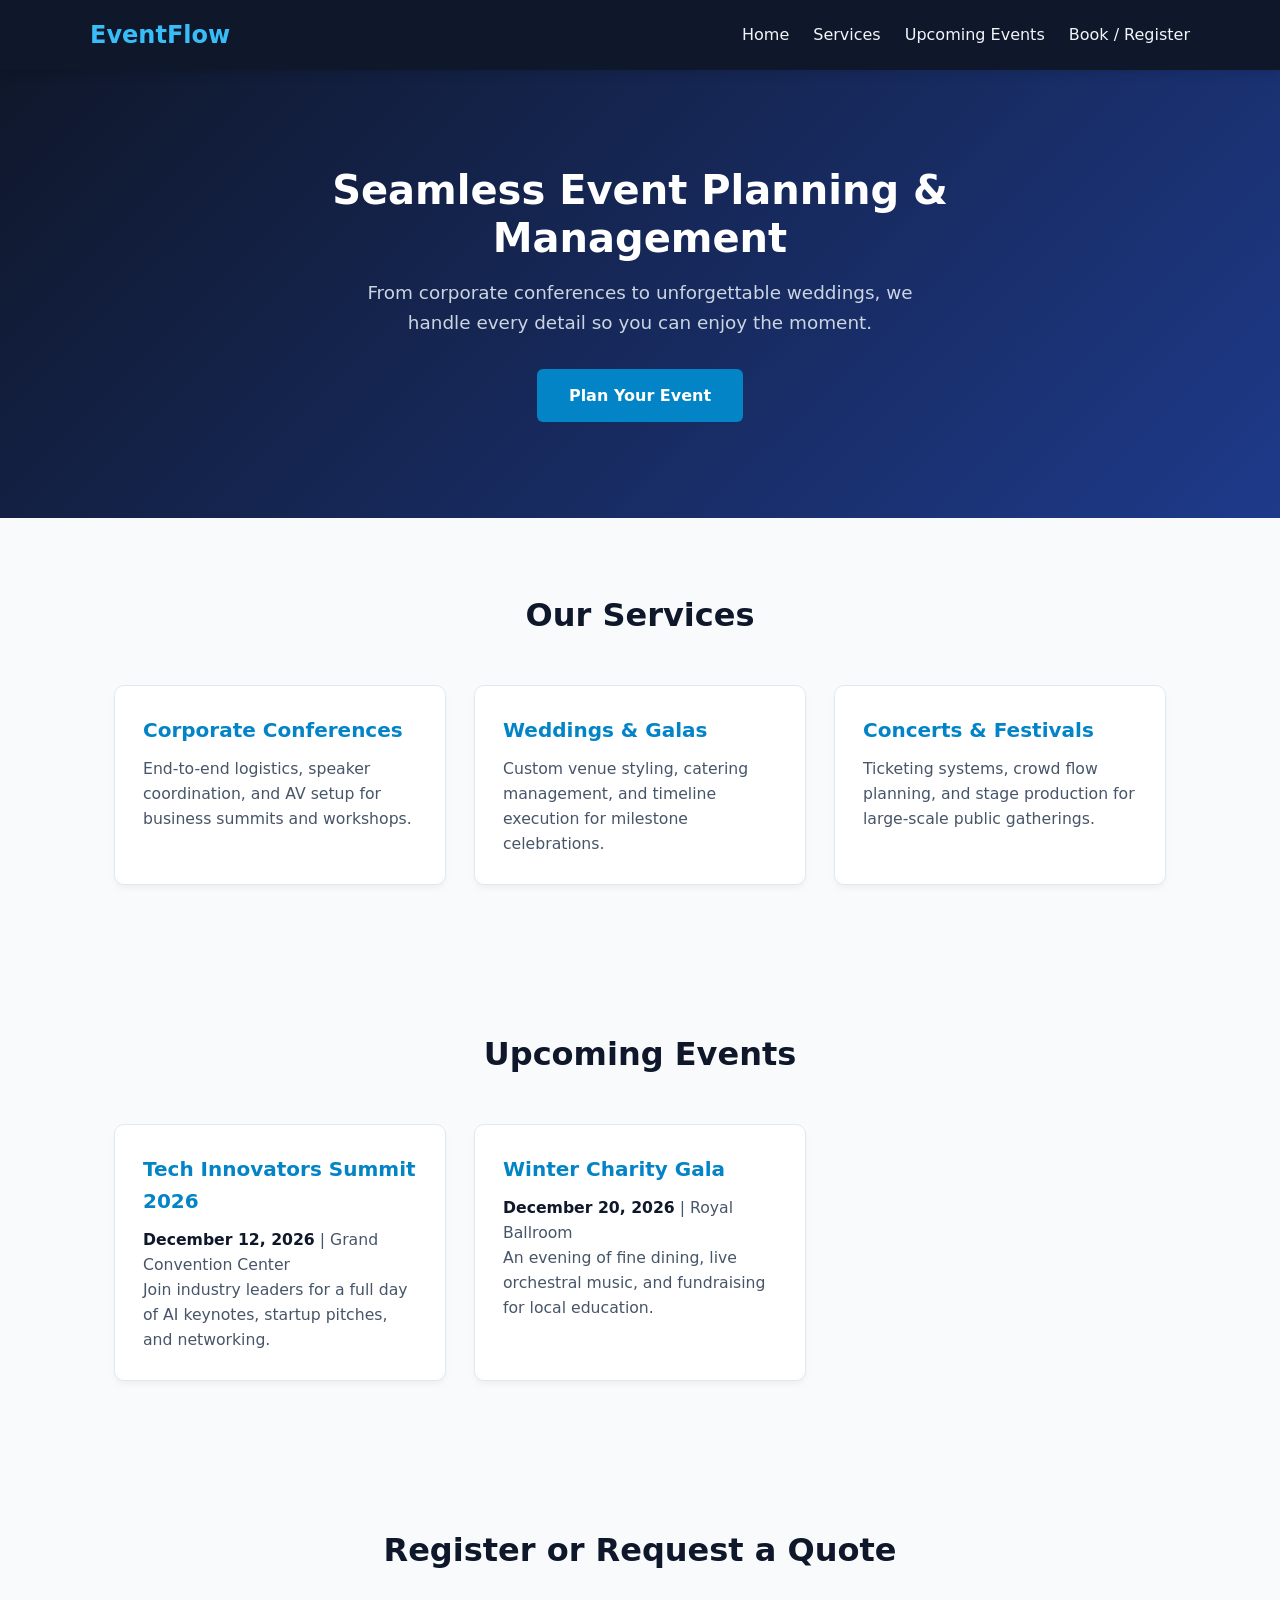
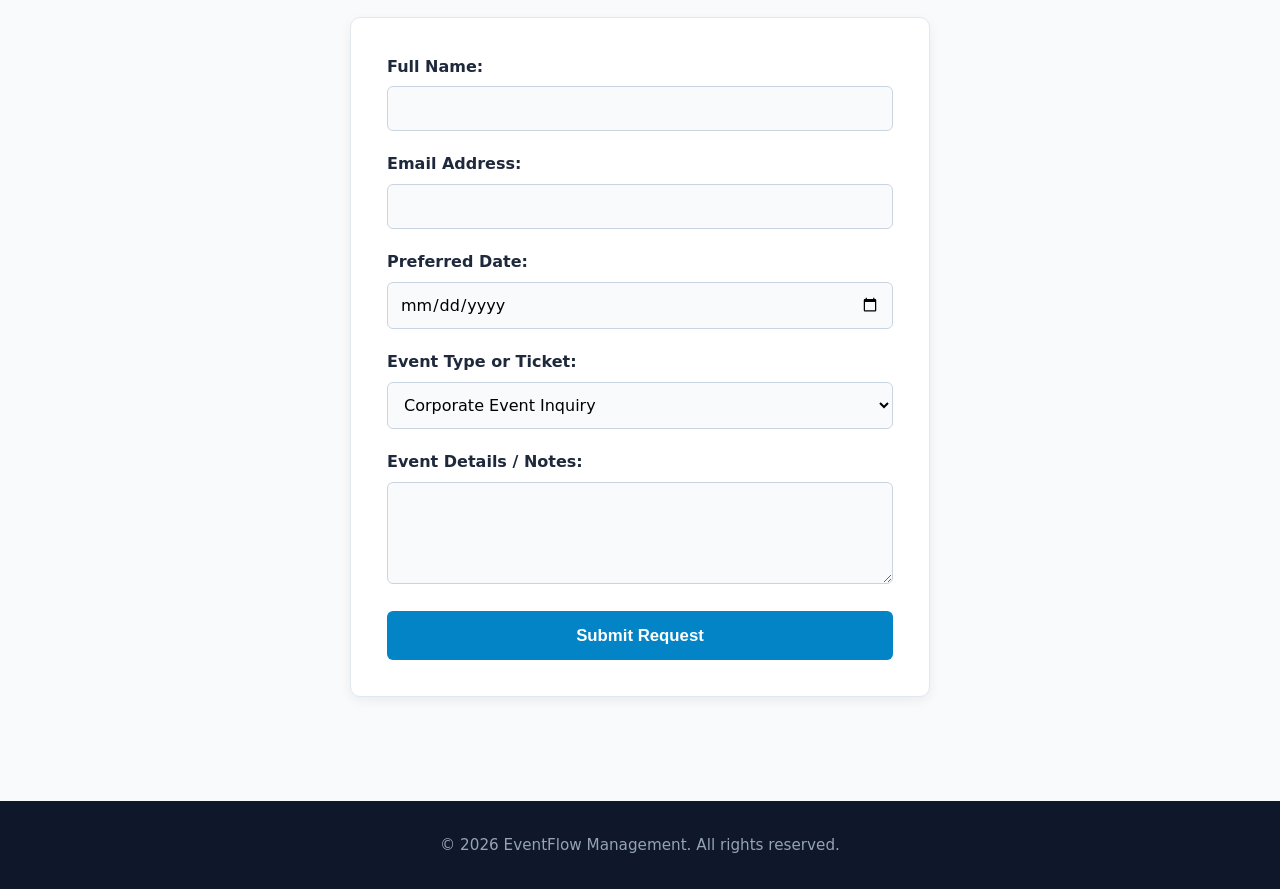
<file: docs/index.html>
<!DOCTYPE html>
<html lang="en">
<head>
    <meta charset="UTF-8">
    <meta name="viewport" content="width=device-width, initial-scale=1.0">
    <title>EventFlow | Event Management</title>
    <link rel="stylesheet" href="style.css">
</head>
<body>

<!-- Header & Navigation -->
<header>
    <nav>
        <a href="#home">EventFlow</a>
        <ul>
            <li><a href="#home">Home</a></li>
            <li><a href="#services">Services</a></li>
            <li><a href="#events">Upcoming Events</a></li>
            <li><a href="#register">Book / Register</a></li>
        </ul>
    </nav>
</header>

<main>
    <!-- Hero Banner -->
    <section id="home">
        <h1>Seamless Event Planning &amp; Management</h1>
        <p>From corporate conferences to unforgettable weddings, we handle every detail so you can enjoy the moment.</p>
        <a href="#register">Plan Your Event</a>
    </section>

    <hr>

    <!-- Services Section -->
    <section id="services">
        <h2>Our Services</h2>
        <article>
            <h3>Corporate Conferences</h3>
            <p>End-to-end logistics, speaker coordination, and AV setup for business summits and workshops.</p>
        </article>
        <article>
            <h3>Weddings &amp; Galas</h3>
            <p>Custom venue styling, catering management, and timeline execution for milestone celebrations.</p>
        </article>
        <article>
            <h3>Concerts &amp; Festivals</h3>
            <p>Ticketing systems, crowd flow planning, and stage production for large-scale public gatherings.</p>
        </article>
    </section>

    <hr>

    <!-- Upcoming Events Section -->
    <section id="events">
        <h2>Upcoming Events</h2>
        <article>
            <h3>Tech Innovators Summit 2026</h3>
            <p><time datetime="2026-12-12">December 12, 2026</time> | Grand Convention Center</p>
            <p>Join industry leaders for a full day of AI keynotes, startup pitches, and networking.</p>
        </article>
        <article>
            <h3>Winter Charity Gala</h3>
            <p><time datetime="2026-12-20">December 20, 2026</time> | Royal Ballroom</p>
            <p>An evening of fine dining, live orchestral music, and fundraising for local education.</p>
        </article>
    </section>

    <hr>

    <!-- Registration / Inquiry Form -->
    <section id="register">
        <h2>Register or Request a Quote</h2>
        <form action="#" method="POST">
            <div>
                <label for="fullname">Full Name:</label><br>
                <input type="text" id="fullname" name="fullname" required>
            </div>
            <br>
            <div>
                <label for="email">Email Address:</label><br>
                <input type="email" id="email" name="email" required>
            </div>
            <br>
            <div>
                <label for="event-date">Preferred Date:</label><br>
                <input type="date" id="event-date" name="event-date">
            </div>
            <br>
            <div>
                <label for="event-type">Event Type or Ticket:</label><br>
                <select id="event-type" name="event-type">
                    <option value="corporate">Corporate Event Inquiry</option>
                    <option value="wedding">Wedding / Private Party Inquiry</option>
                    <option value="tech-summit">Attend: Tech Innovators Summit</option>
                    <option value="charity-gala">Attend: Winter Charity Gala</option>
                </select>
            </div>
            <br>
            <div>
                <label for="details">Event Details / Notes:</label><br>
                <textarea id="details" name="details" rows="4" cols="40"></textarea>
            </div>
            <br>
            <button type="submit">Submit Request</button>
        </form>
    </section>
</main>

<hr>

<!-- Footer -->
<footer>
    <p>&copy; 2026 EventFlow Management. All rights reserved.</p>
</footer>

</body>
</html>
</file>
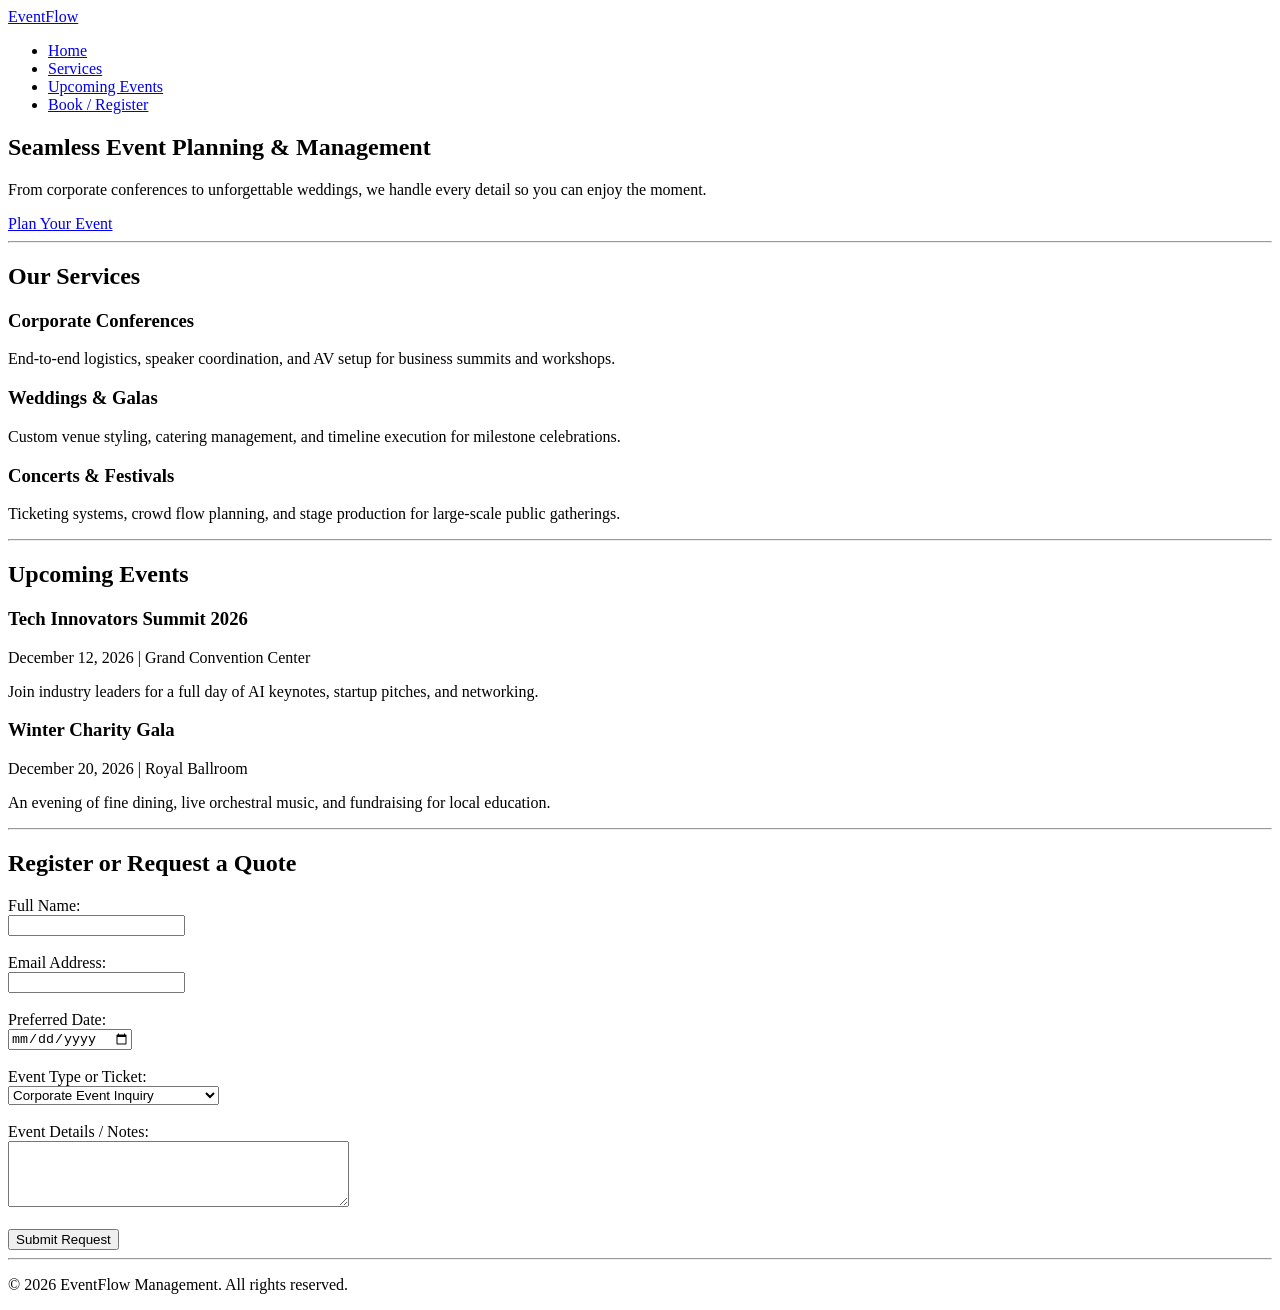
<file: src/main/resources/index.html>
<!DOCTYPE html>
<html lang="en">
<head>
    <meta charset="UTF-8">
    <meta name="viewport" content="width=device-width, initial-scale=1.0">
    <title>EventFlow | Event Management</title>
</head>
<body>

<!-- Header & Navigation -->
<header>
    <nav>
        <a href="#home">EventFlow</a>
        <ul>
            <li><a href="#home">Home</a></li>
            <li><a href="#services">Services</a></li>
            <li><a href="#events">Upcoming Events</a></li>
            <li><a href="#register">Book / Register</a></li>
        </ul>
    </nav>
</header>

<main>
    <!-- Hero Banner -->
    <section id="home">
        <h1>Seamless Event Planning &amp; Management</h1>
        <p>From corporate conferences to unforgettable weddings, we handle every detail so you can enjoy the moment.</p>
        <a href="#register">Plan Your Event</a>
    </section>

    <hr>

    <!-- Services Section -->
    <section id="services">
        <h2>Our Services</h2>
        <article>
            <h3>Corporate Conferences</h3>
            <p>End-to-end logistics, speaker coordination, and AV setup for business summits and workshops.</p>
        </article>
        <article>
            <h3>Weddings &amp; Galas</h3>
            <p>Custom venue styling, catering management, and timeline execution for milestone celebrations.</p>
        </article>
        <article>
            <h3>Concerts &amp; Festivals</h3>
            <p>Ticketing systems, crowd flow planning, and stage production for large-scale public gatherings.</p>
        </article>
    </section>

    <hr>

    <!-- Upcoming Events Section -->
    <section id="events">
        <h2>Upcoming Events</h2>
        <article>
            <h3>Tech Innovators Summit 2026</h3>
            <p><time datetime="2026-12-12">December 12, 2026</time> | Grand Convention Center</p>
            <p>Join industry leaders for a full day of AI keynotes, startup pitches, and networking.</p>
        </article>
        <article>
            <h3>Winter Charity Gala</h3>
            <p><time datetime="2026-12-20">December 20, 2026</time> | Royal Ballroom</p>
            <p>An evening of fine dining, live orchestral music, and fundraising for local education.</p>
        </article>
    </section>

    <hr>

    <!-- Registration / Inquiry Form -->
    <section id="register">
        <h2>Register or Request a Quote</h2>
        <form action="#" method="POST">
            <div>
                <label for="fullname">Full Name:</label><br>
                <input type="text" id="fullname" name="fullname" required>
            </div>
            <br>
            <div>
                <label for="email">Email Address:</label><br>
                <input type="email" id="email" name="email" required>
            </div>
            <br>
            <div>
                <label for="event-date">Preferred Date:</label><br>
                <input type="date" id="event-date" name="event-date">
            </div>
            <br>
            <div>
                <label for="event-type">Event Type or Ticket:</label><br>
                <select id="event-type" name="event-type">
                    <option value="corporate">Corporate Event Inquiry</option>
                    <option value="wedding">Wedding / Private Party Inquiry</option>
                    <option value="tech-summit">Attend: Tech Innovators Summit</option>
                    <option value="charity-gala">Attend: Winter Charity Gala</option>
                </select>
            </div>
            <br>
            <div>
                <label for="details">Event Details / Notes:</label><br>
                <textarea id="details" name="details" rows="4" cols="40"></textarea>
            </div>
            <br>
            <button type="submit">Submit Request</button>
        </form>
    </section>
</main>

<hr>

<!-- Footer -->
<footer>
    <p>&copy; 2026 EventFlow Management. All rights reserved.</p>
</footer>

</body>
</html>
</file>
<file: docs/style.css>
/* Global Reset & Base Typography */
* {
    box-sizing: border-box;
    margin: 0;
    padding: 0;
}

html {
    scroll-behavior: smooth;
}

body {
    font-family: system-ui, -apple-system, BlinkMacSystemFont, "Segoe UI", Roboto, sans-serif;
    line-height: 1.6;
    color: #1e293b;
    background-color: #f8fafc;
}

/* Hide raw HTML horizontal dividers */
hr {
    display: none;
}

/* Header & Navigation */
header {
    background-color: #0f172a;
    padding: 1rem 5%;
    position: sticky;
    top: 0;
    z-index: 100;
    box-shadow: 0 2px 10px rgba(0, 0, 0, 0.15);
}

header nav {
    max-width: 1100px;
    margin: 0 auto;
    display: flex;
    justify-content: space-between;
    align-items: center;
    flex-wrap: wrap;
    gap: 1rem;
}

header nav > a {
    font-size: 1.5rem;
    font-weight: 700;
    color: #38bdf8;
    text-decoration: none;
}

header nav ul {
    list-style: none;
    display: flex;
    gap: 1.5rem;
}

header nav ul a {
    color: #f1f5f9;
    text-decoration: none;
    font-weight: 500;
    transition: color 0.2s ease;
}

header nav ul a:hover {
    color: #38bdf8;
}

/* Hero Section (#home) */
#home {
    background: linear-gradient(135deg, #0f172a 0%, #1e3a8a 100%);
    color: #ffffff;
    text-align: center;
    padding: 6rem 1.5rem;
    max-width: 100%;
}

#home h1 {
    font-size: 2.5rem;
    max-width: 800px;
    margin: 0 auto 1rem;
    line-height: 1.2;
}

#home p {
    font-size: 1.15rem;
    max-width: 600px;
    margin: 0 auto 2rem;
    color: #cbd5e1;
}

#home a {
    display: inline-block;
    background-color: #0284c7;
    color: #ffffff;
    padding: 0.85rem 2rem;
    border-radius: 6px;
    text-decoration: none;
    font-weight: 600;
    transition: background-color 0.2s ease, transform 0.2s ease;
}

#home a:hover {
    background-color: #0369a1;
    transform: translateY(-2px);
}

/* Main Content Sections */
section:not(#home) {
    max-width: 1100px;
    margin: 0 auto;
    padding: 4.5rem 1.5rem;
}

section h2 {
    text-align: center;
    font-size: 2rem;
    color: #0f172a;
    margin-bottom: 2.5rem;
}

/* Services & Upcoming Events Grid Layout */
#services,
#events {
    display: grid;
    grid-template-columns: repeat(auto-fit, minmax(280px, 1fr));
    gap: 1.75rem;
}

#services h2,
#events h2 {
    grid-column: 1 / -1;
    margin-bottom: 1rem;
}

/* Cards (<article>) */
article {
    background-color: #ffffff;
    padding: 1.75rem;
    border-radius: 10px;
    border: 1px solid #e2e8f0;
    box-shadow: 0 4px 6px -1px rgba(0, 0, 0, 0.05);
    transition: transform 0.2s ease, box-shadow 0.2s ease;
}

article:hover {
    transform: translateY(-4px);
    box-shadow: 0 10px 15px -3px rgba(0, 0, 0, 0.1);
}

article h3 {
    color: #0284c7;
    font-size: 1.25rem;
    margin-bottom: 0.6rem;
}

article p {
    color: #475569;
    font-size: 0.98rem;
}

article time {
    font-weight: 600;
    color: #0f172a;
}

/* Registration & Inquiry Form (#register) */
#register form {
    max-width: 580px;
    margin: 0 auto;
    background-color: #ffffff;
    padding: 2.25rem;
    border-radius: 10px;
    border: 1px solid #e2e8f0;
    box-shadow: 0 4px 12px rgba(0, 0, 0, 0.06);
}

/* Hide raw <br> spacing inside the form */
#register form br {
    display: none;
}

#register form div {
    margin-bottom: 1.25rem;
}

#register label {
    display: block;
    font-weight: 600;
    margin-bottom: 0.45rem;
    color: #1e293b;
}

#register input,
#register select,
#register textarea {
    width: 100%;
    padding: 0.75rem;
    border: 1px solid #cbd5e1;
    border-radius: 6px;
    font-size: 1rem;
    font-family: inherit;
    background-color: #f8fafc;
    transition: border-color 0.2s ease, background-color 0.2s ease;
}

#register input:focus,
#register select:focus,
#register textarea:focus {
    outline: none;
    border-color: #0284c7;
    background-color: #ffffff;
}

#register button {
    width: 100%;
    background-color: #0284c7;
    color: #ffffff;
    padding: 0.9rem;
    border: none;
    border-radius: 6px;
    font-size: 1.05rem;
    font-weight: 600;
    cursor: pointer;
    transition: background-color 0.2s ease;
}

#register button:hover {
    background-color: #0369a1;
}

/* Footer */
footer {
    background-color: #0f172a;
    color: #94a3b8;
    text-align: center;
    padding: 2rem 1rem;
    margin-top: 2rem;
    font-size: 0.95rem;
}

/* Mobile Adjustments */
@media (max-width: 600px) {
    #home h1 {
        font-size: 1.9rem;
    }

    header nav {
        flex-direction: column;
        text-align: center;
    }

    header nav ul {
        gap: 1rem;
        flex-wrap: wrap;
        justify-content: center;
    }
}
</file>
